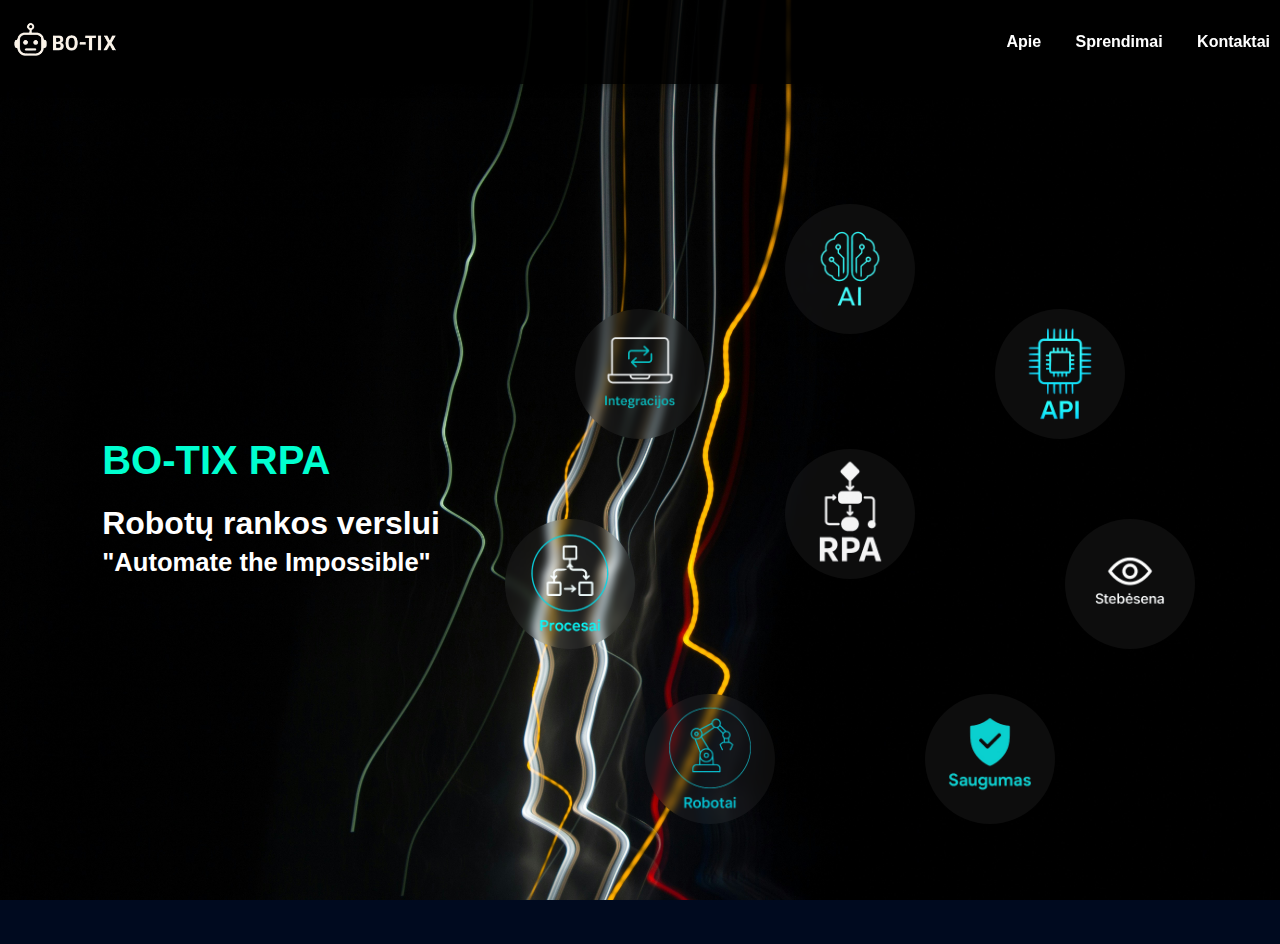
<file: index.html>
<!DOCTYPE html>
<html lang="lt">

<head>
  <meta charset="UTF-8">
  <meta name="viewport" content="width=device-width, initial-scale=1.0">
  <title>BO-TIX | RPA Valdymo Centras</title>
  <link rel="stylesheet" href="css/style-pagrindinis.css">
</head>

<body>
  <header>
    <a href="index.html">
      <img src="logo be fono.png" alt="BO-TIX logotipas" style="height: 40px;">
    </a>
    <nav>
      <a href="apie.html">Apie</a>
      <a href="sprendimai.html">Sprendimai</a>
      <a href="kontaktai.html">Kontaktai</a>
    </nav>
  </header>

  <div class="main-content">
    <div class="logo-wrapper">
      <div class="logo-container">
        <div class="logo-title">BO-TIX RPA</div>
        <h1>
          Robotų rankos verslui<br>
          <span style="font-size: 0.8em;">"Automate the Impossible"</span>
        </h1>
      </div>
    </div>

    <div class="menu-wrapper">
      <div class="menu-container">
        <div class="menu-circle ai" onclick="location.href='ai.html'">
          <img src="icons/ai.png" class="icon-static" />
          <img src="icons/ai.png" class="icon-animated" />
          <!-- <p>Dirbtinis Intelektas</p> -->
        </div>
        <div class="menu-circle api" onclick="location.href='api.html'">
          <img src="icons/api.png" class="icon-static" />
          <img src="icons/api.png" class="icon-animated" />
          <!-- <p>API</p> -->
        </div>

        <div class="menu-circle automation" onclick="location.href='rpa.html'">
          <img src="icons/rpa.png" class="icon-static" />
          <img src="icons/rpa.png" class="icon-animated" />
          <!-- <p>Automatizavimas</p> -->
        </div>

        <div class="menu-circle security" onclick="location.href='saugumas.html'">
          <img src="icons/saugumas.png" class="icon-static" />
          <img src="icons/saugumas.png" class="icon-animated" />
          <!-- <p>Saugumas</p> -->
        </div>

        <div class="menu-circle robotic" onclick="location.href='robotai.html'">
          <img src="icons/robotai.png" class="icon-static" />
          <img src="icons/robotai.png" class="icon-animated" />
          <!-- <p>Robotai</p> -->
        </div>

        <div class="menu-circle process" onclick="location.href='procesai.html'">
          <img src="icons/procesai.png" class="icon-static" />
          <img src="icons/procesai.png" class="icon-animated" />
          <!-- <p>Procesai</p> -->
        </div>

        <div class="menu-circle integration" onclick="location.href='integracijos.html'">
          <img src="icons/integracijos.png" class="icon-static" />
          <img src="icons/integracijos.png" class="icon-animated" />
          <!-- <p>Integracijos</p> -->
        </div>

        <div class="menu-circle monitoring" onclick="location.href='stebesena.html'">
          <img src="icons/stebesena.png" class="icon-static" />
          <img src="icons/stebesena.png" class="icon-animated" />
          <!-- <p>Stebėsena</p> -->
        </div>
      </div>
    </div>
</body>

</html>
</file>
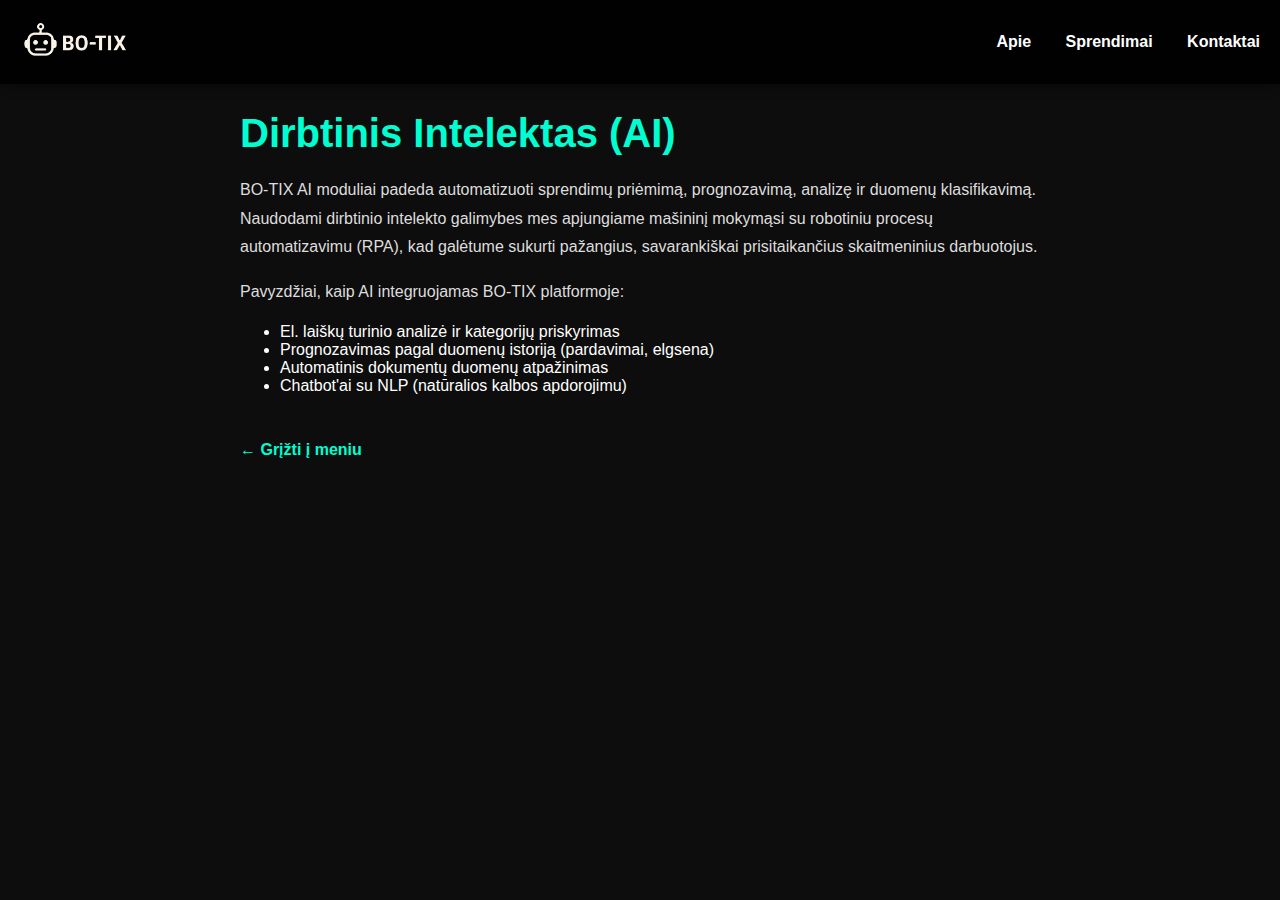
<file: Ai.html>
<!DOCTYPE html>
<html lang="lt">

<head>
  <meta charset="UTF-8" />
  <meta name="viewport" content="width=device-width, initial-scale=1.0" />
  <title>BO-TIX | Dirbtinis Intelektas</title>
  <link rel="stylesheet" href="css/style-ai.css">
</head>

<body>
  <header>
    <a href="index.html">
      <img src="logo be fono.png" alt="BO-TIX logotipas" style="height: 40px;">
    </a>
        <nav>
      <a href="#apie">Apie</a>
      <a href="#sprendimai">Sprendimai</a>
      <a href="#kontaktai">Kontaktai</a>
    </nav>
  </header>
  <div class="container">
    <h1>Dirbtinis Intelektas (AI)</h1>
    <p>
      BO-TIX AI moduliai padeda automatizuoti sprendimų priėmimą, prognozavimą, analizę ir duomenų klasifikavimą.
      Naudodami dirbtinio intelekto galimybes mes apjungiame mašininį mokymąsi su robotiniu procesų automatizavimu
      (RPA), kad
      galėtume sukurti pažangius, savarankiškai prisitaikančius skaitmeninius darbuotojus.
    </p>

    <p>
      Pavyzdžiai, kaip AI integruojamas BO-TIX platformoje:
    <ul>
      <li>El. laiškų turinio analizė ir kategorijų priskyrimas</li>
      <li>Prognozavimas pagal duomenų istoriją (pardavimai, elgsena)</li>
      <li>Automatinis dokumentų duomenų atpažinimas</li>
      <li>Chatbot'ai su NLP (natūralios kalbos apdorojimu)</li>
    </ul>
    </p>

    <a class="back" href="index.html">← Grįžti į meniu</a>
  </div>
</body>

</html>
</file>
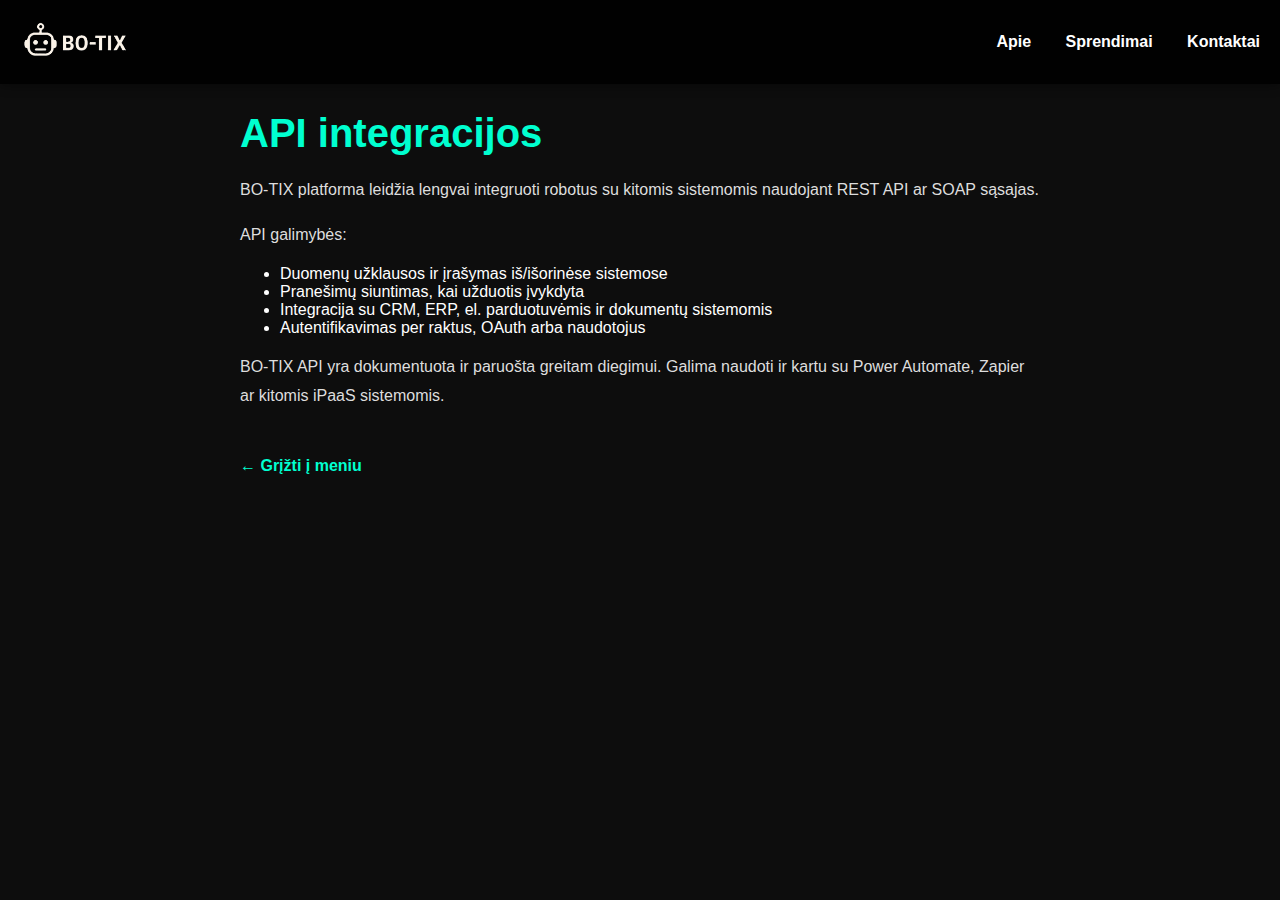
<file: api.html>
<!DOCTYPE html>
<html lang="lt">
<head>
  <meta charset="UTF-8">
  <meta name="viewport" content="width=device-width, initial-scale=1.0">
  <title>BO-TIX | API</title>
  <link rel="stylesheet" href="css/style-ai.css"> <!-- arba style-pagrindinis.css -->
</head>
<body>

  <header>
    <a href="index.html">
      <img src="logo be fono.png" alt="BO-TIX logotipas" style="height: 40px;">
    </a>
    <nav>
      <a href="#apie">Apie</a>
      <a href="#sprendimai">Sprendimai</a>
      <a href="#kontaktai">Kontaktai</a>
    </nav>
  </header>

  <div class="container">
    <h1>API integracijos</h1>

    <p>
      BO-TIX platforma leidžia lengvai integruoti robotus su kitomis sistemomis naudojant REST API ar SOAP sąsajas.
    </p>

    <p>
      API galimybės:
      <ul>
        <li>Duomenų užklausos ir įrašymas iš/išorinėse sistemose</li>
        <li>Pranešimų siuntimas, kai užduotis įvykdyta</li>
        <li>Integracija su CRM, ERP, el. parduotuvėmis ir dokumentų sistemomis</li>
        <li>Autentifikavimas per raktus, OAuth arba naudotojus</li>
      </ul>
    </p>

    <p>
      BO-TIX API yra dokumentuota ir paruošta greitam diegimui. Galima naudoti ir kartu su Power Automate, Zapier ar kitomis iPaaS sistemomis.
    </p>

    <a class="back" href="index.html">← Grįžti į meniu</a>
  </div>

</body>
</html>
</file>
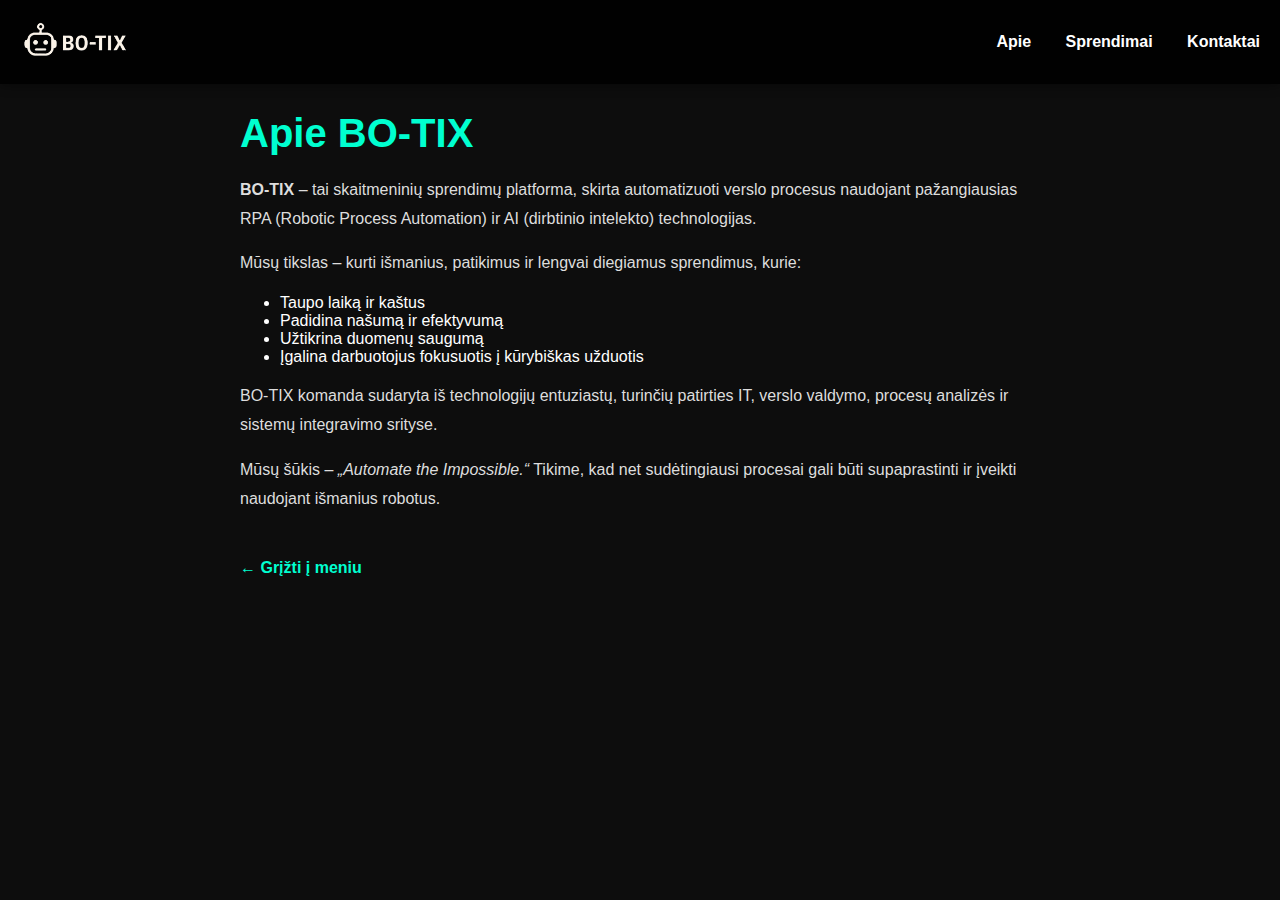
<file: apie.html>
<!DOCTYPE html>
<html lang="lt">
<head>
  <meta charset="UTF-8">
  <meta name="viewport" content="width=device-width, initial-scale=1.0">
  <title>BO-TIX | Apie mus</title>
  <link rel="stylesheet" href="css/style-ai.css"> <!-- arba style-pagrindinis.css -->
</head>
<body>

  <header>
    <a href="index.html">
      <img src="logo be fono.png" alt="BO-TIX logotipas" style="height: 40px;">
    </a>
    <nav>
      <a href="#apie">Apie</a>
      <a href="#sprendimai">Sprendimai</a>
      <a href="#kontaktai">Kontaktai</a>
    </nav>
  </header>

  <div class="container">
    <h1>Apie BO-TIX</h1>

    <p>
      <strong>BO-TIX</strong> – tai skaitmeninių sprendimų platforma, skirta automatizuoti verslo procesus naudojant pažangiausias RPA (Robotic Process Automation) ir AI (dirbtinio intelekto) technologijas.
    </p>

    <p>
      Mūsų tikslas – kurti išmanius, patikimus ir lengvai diegiamus sprendimus, kurie:
      <ul>
        <li>Taupo laiką ir kaštus</li>
        <li>Padidina našumą ir efektyvumą</li>
        <li>Užtikrina duomenų saugumą</li>
        <li>Įgalina darbuotojus fokusuotis į kūrybiškas užduotis</li>
      </ul>
    </p>

    <p>
      BO-TIX komanda sudaryta iš technologijų entuziastų, turinčių patirties IT, verslo valdymo, procesų analizės ir sistemų integravimo srityse.
    </p>

    <p>
      Mūsų šūkis – <em>„Automate the Impossible.“</em>  
      Tikime, kad net sudėtingiausi procesai gali būti supaprastinti ir įveikti naudojant išmanius robotus.
    </p>

    <a class="back" href="index.html">← Grįžti į meniu</a>
  </div>

</body>
</html>
</file>
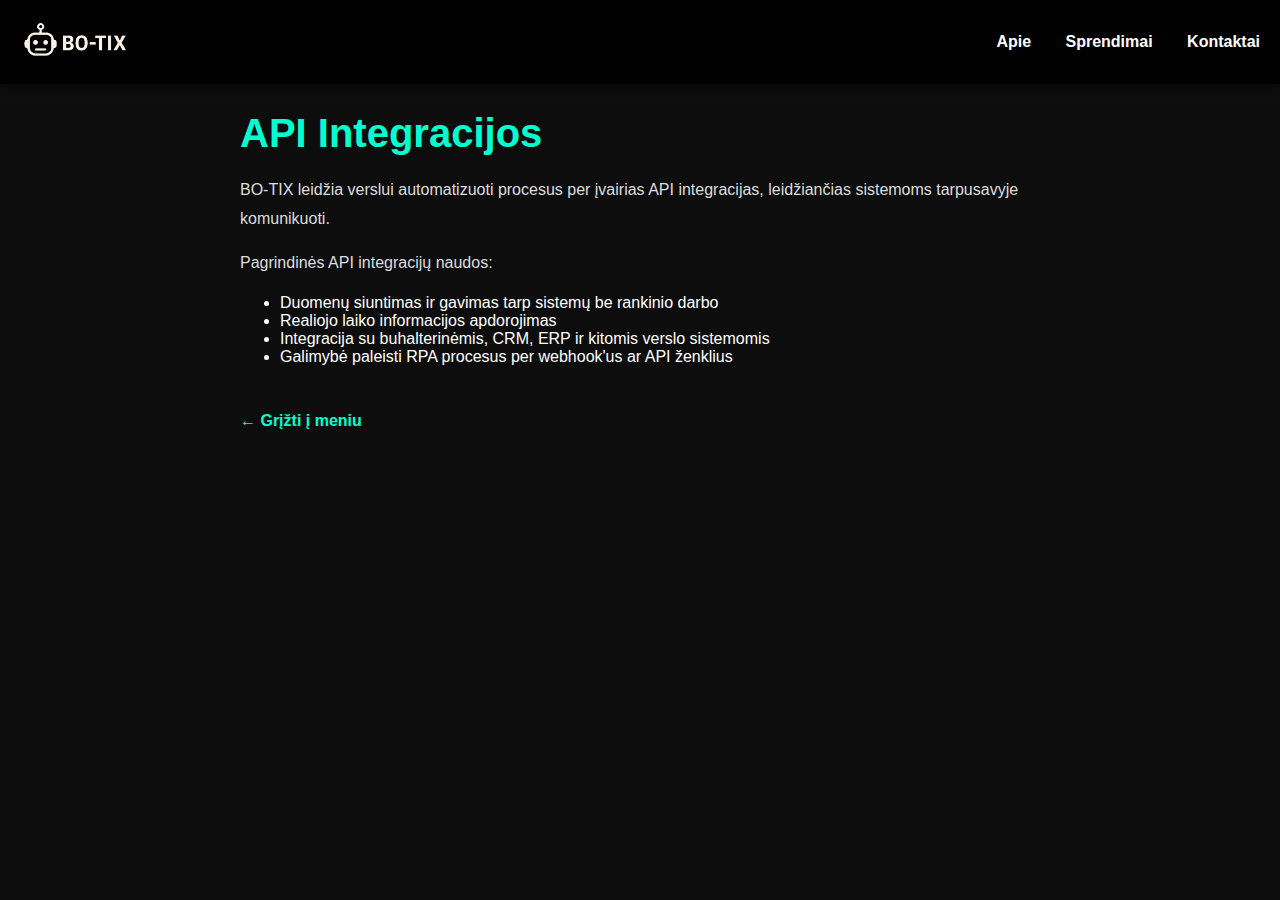
<file: integracijos.html>
<!DOCTYPE html>
<html lang="lt">

<head>
  <meta charset="UTF-8" />
  <meta name="viewport" content="width=device-width, initial-scale=1.0" />
  <title>BO-TIX | API</title>
  <link rel="stylesheet" href="css/style-ai.css"> <!-- Naudojamas tas pats stilius -->
</head>

<body>
  <header>
    <a href="index.html">
      <img src="logo be fono.png" alt="BO-TIX logotipas" style="height: 40px;">
    </a>
    <nav>
      <a href="#apie">Apie</a>
      <a href="#sprendimai">Sprendimai</a>
      <a href="#kontaktai">Kontaktai</a>
    </nav>
  </header>

  <div class="container">
    <h1>API Integracijos</h1>
    <p>
      BO-TIX leidžia verslui automatizuoti procesus per įvairias API integracijas, leidžiančias sistemoms tarpusavyje komunikuoti.
    </p>

    <p>Pagrindinės API integracijų naudos:</p>
    <ul>
      <li>Duomenų siuntimas ir gavimas tarp sistemų be rankinio darbo</li>
      <li>Realiojo laiko informacijos apdorojimas</li>
      <li>Integracija su buhalterinėmis, CRM, ERP ir kitomis verslo sistemomis</li>
      <li>Galimybė paleisti RPA procesus per webhook'us ar API ženklius</li>
    </ul>

    <a class="back" href="index.html">&larr; Grįžti į meniu</a>
  </div>
</body>

</html>
</file>
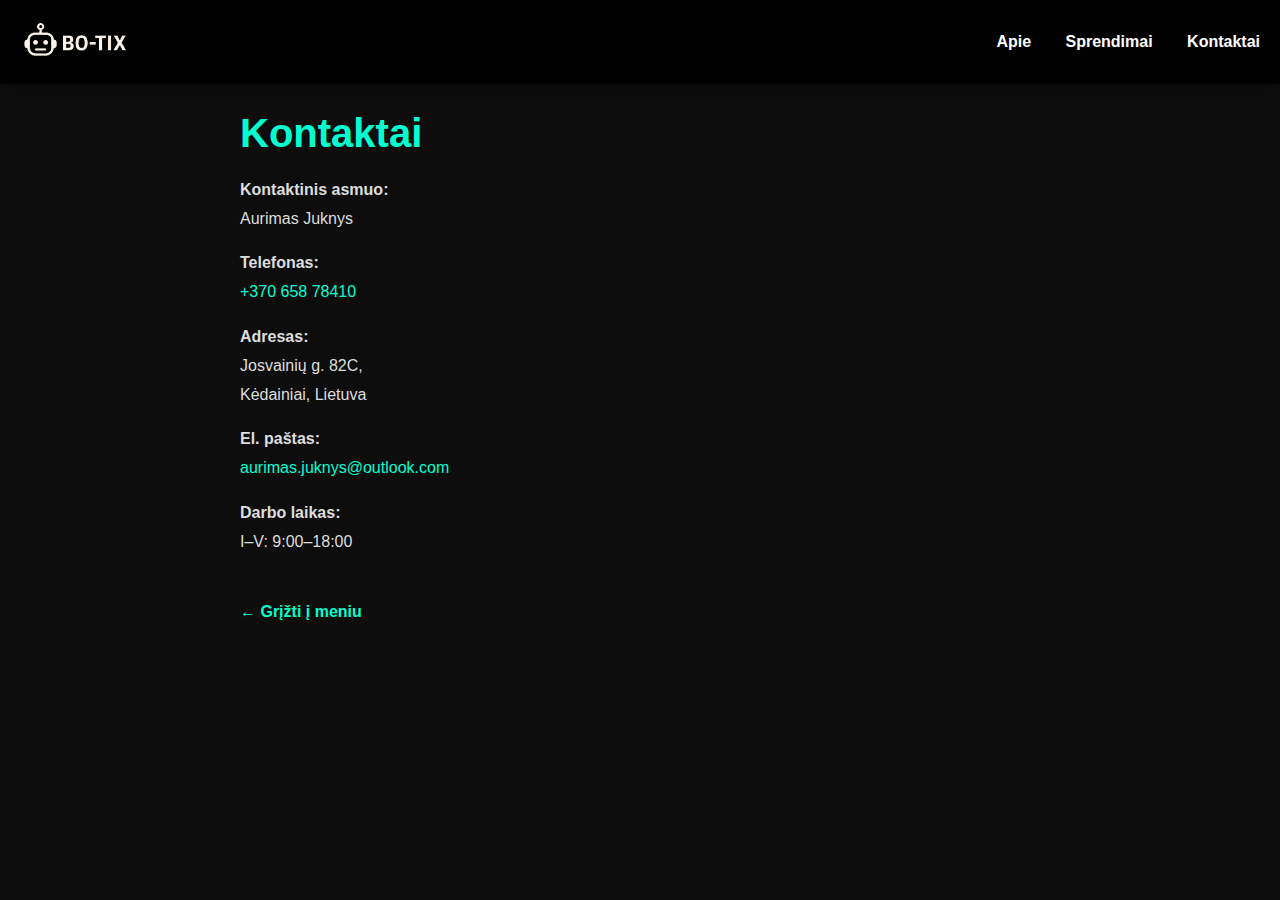
<file: kontaktai.html>
<!DOCTYPE html>
<html lang="lt">
<head>
  <meta charset="UTF-8">
  <meta name="viewport" content="width=device-width, initial-scale=1.0">
  <title>BO-TIX | Kontaktai</title>
  <link rel="stylesheet" href="css/style-ai.css"> <!-- arba style-pagrindinis.css -->
</head>
<body>

  <header>
    <a href="index.html">
      <img src="logo be fono.png" alt="BO-TIX logotipas" style="height: 40px;">
    </a>
    <nav>
      <a href="apie.html">Apie</a>
      <a href="sprendimai.html">Sprendimai</a>
      <a href="kontaktai.html">Kontaktai</a>
    </nav>
  </header>

  <div class="container">
    <h1>Kontaktai</h1>

    <p><strong>Kontaktinis asmuo:</strong><br>
    Aurimas Juknys</p>

    <p><strong>Telefonas:</strong><br>
    <a href="tel:+37065878410" style="color:#00ffd0; text-decoration:none;">+370 658 78410</a></p>

    <p><strong>Adresas:</strong><br>
    Josvainių g. 82C,<br>
    Kėdainiai, Lietuva</p>

    <p><strong>El. paštas:</strong><br>
    <a href="mailto:aurimas.juknys@outlook.com" style="color:#00ffd0; text-decoration:none;">aurimas.juknys@outlook.com</a></p>

    <p><strong>Darbo laikas:</strong><br>
    I–V: 9:00–18:00</p>

    <a class="back" href="index.html">← Grįžti į meniu</a>
  </div>

</body>
</html>
</file>
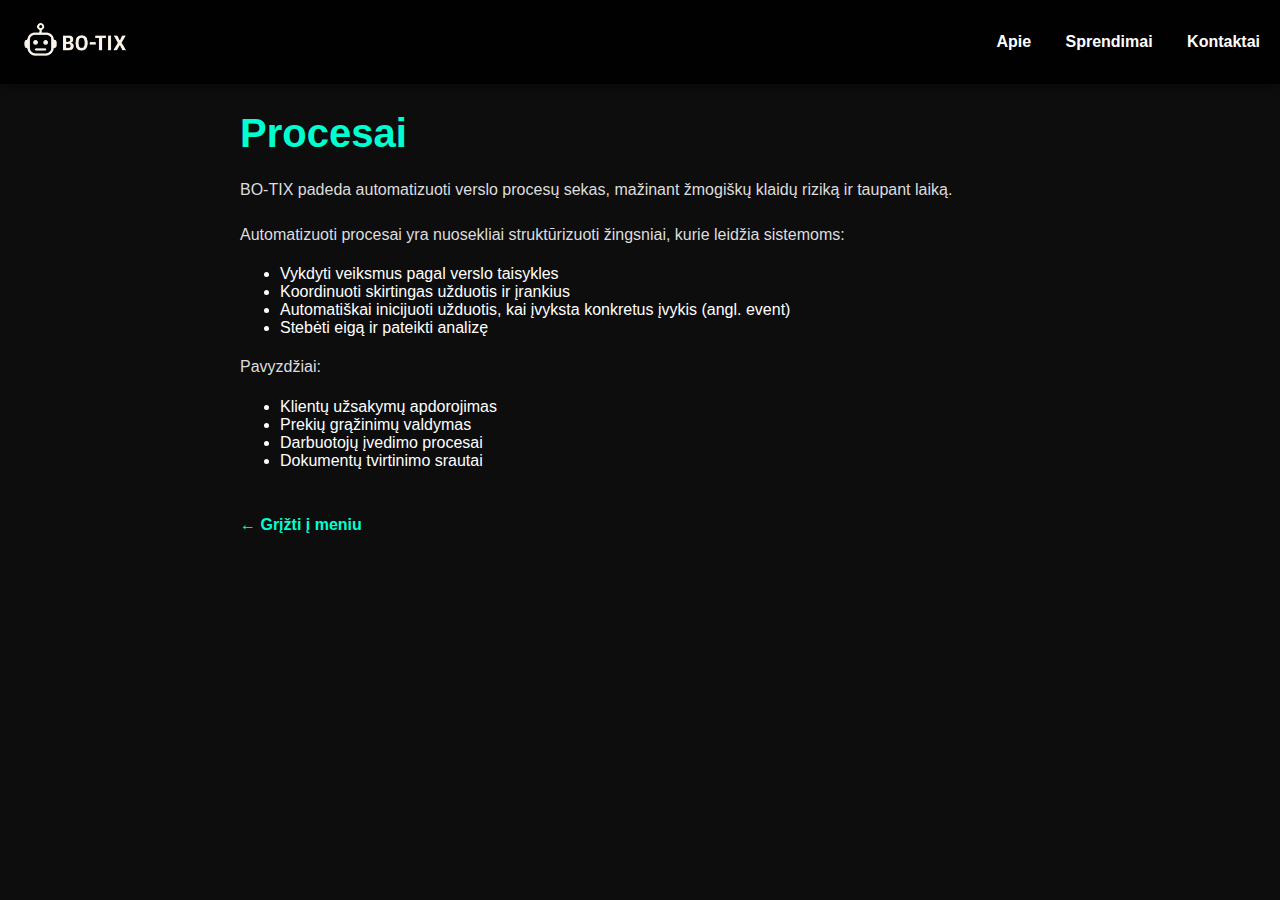
<file: procesai.html>
<!DOCTYPE html>
<html lang="lt">
<head>
  <meta charset="UTF-8">
  <meta name="viewport" content="width=device-width, initial-scale=1.0">
  <title>BO-TIX | Procesai</title>
  <link rel="stylesheet" href="css/style-ai.css"> <!-- arba style-pagrindinis.css jei vienas failas -->
</head>
<body>

  <header>
    <a href="index.html">
      <img src="logo be fono.png" alt="BO-TIX logotipas" style="height: 40px;">
    </a>
    <nav>
      <a href="#apie">Apie</a>
      <a href="#sprendimai">Sprendimai</a>
      <a href="#kontaktai">Kontaktai</a>
    </nav>
  </header>

  <div class="container">
    <h1>Procesai</h1>

    <p>
      BO-TIX padeda automatizuoti verslo procesų sekas, mažinant žmogiškų klaidų riziką ir taupant laiką.
    </p>

    <p>
      Automatizuoti procesai yra nuosekliai struktūrizuoti žingsniai, kurie leidžia sistemoms:
      <ul>
        <li>Vykdyti veiksmus pagal verslo taisykles</li>
        <li>Koordinuoti skirtingas užduotis ir įrankius</li>
        <li>Automatiškai inicijuoti užduotis, kai įvyksta konkretus įvykis (angl. event)</li>
        <li>Stebėti eigą ir pateikti analizę</li>
      </ul>
    </p>

    <p>
      Pavyzdžiai:
      <ul>
        <li>Klientų užsakymų apdorojimas</li>
        <li>Prekių grąžinimų valdymas</li>
        <li>Darbuotojų įvedimo procesai</li>
        <li>Dokumentų tvirtinimo srautai</li>
      </ul>
    </p>

    <a class="back" href="index.html">← Grįžti į meniu</a>
  </div>

</body>
</html>
</file>
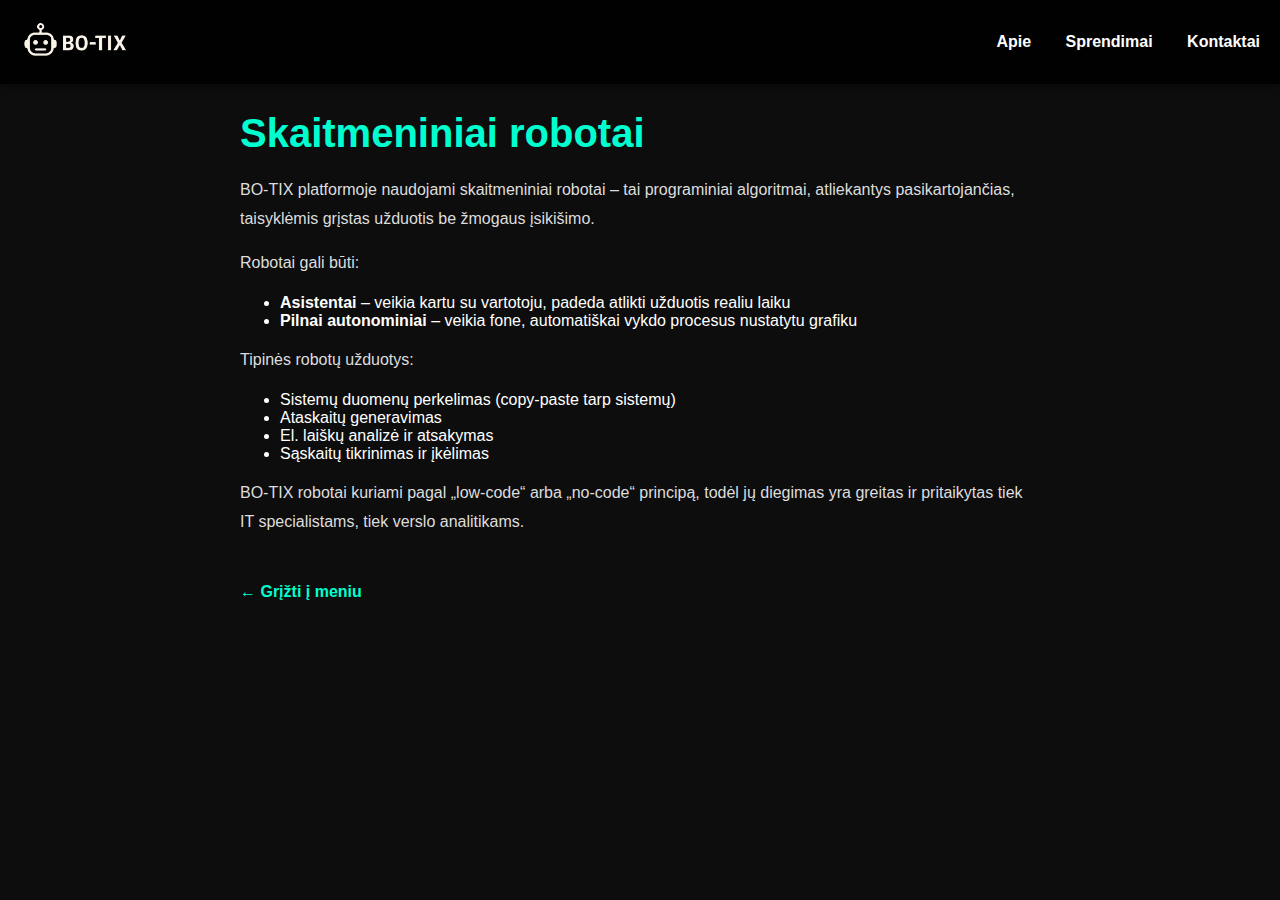
<file: robotai.html>
<!DOCTYPE html>
<html lang="lt">
<head>
  <meta charset="UTF-8">
  <meta name="viewport" content="width=device-width, initial-scale=1.0">
  <title>BO-TIX | Robotai</title>
  <link rel="stylesheet" href="css/style-ai.css"> <!-- ar style-pagrindinis.css -->
</head>
<body>

  <header>
    <a href="index.html">
      <img src="logo be fono.png" alt="BO-TIX logotipas" style="height: 40px;">
    </a>
    <nav>
      <a href="#apie">Apie</a>
      <a href="#sprendimai">Sprendimai</a>
      <a href="#kontaktai">Kontaktai</a>
    </nav>
  </header>

  <div class="container">
    <h1>Skaitmeniniai robotai</h1>

    <p>
      BO-TIX platformoje naudojami skaitmeniniai robotai – tai programiniai algoritmai, atliekantys pasikartojančias, taisyklėmis grįstas užduotis be žmogaus įsikišimo.
    </p>

    <p>
      Robotai gali būti:
      <ul>
        <li><strong>Asistentai</strong> – veikia kartu su vartotoju, padeda atlikti užduotis realiu laiku</li>
        <li><strong>Pilnai autonominiai</strong> – veikia fone, automatiškai vykdo procesus nustatytu grafiku</li>
      </ul>
    </p>

    <p>
      Tipinės robotų užduotys:
      <ul>
        <li>Sistemų duomenų perkelimas (copy-paste tarp sistemų)</li>
        <li>Ataskaitų generavimas</li>
        <li>El. laiškų analizė ir atsakymas</li>
        <li>Sąskaitų tikrinimas ir įkėlimas</li>
      </ul>
    </p>

    <p>
      BO-TIX robotai kuriami pagal „low-code“ arba „no-code“ principą, todėl jų diegimas yra greitas ir pritaikytas tiek IT specialistams, tiek verslo analitikams.
    </p>

    <a class="back" href="index.html">← Grįžti į meniu</a>
  </div>

</body>
</html>
</file>
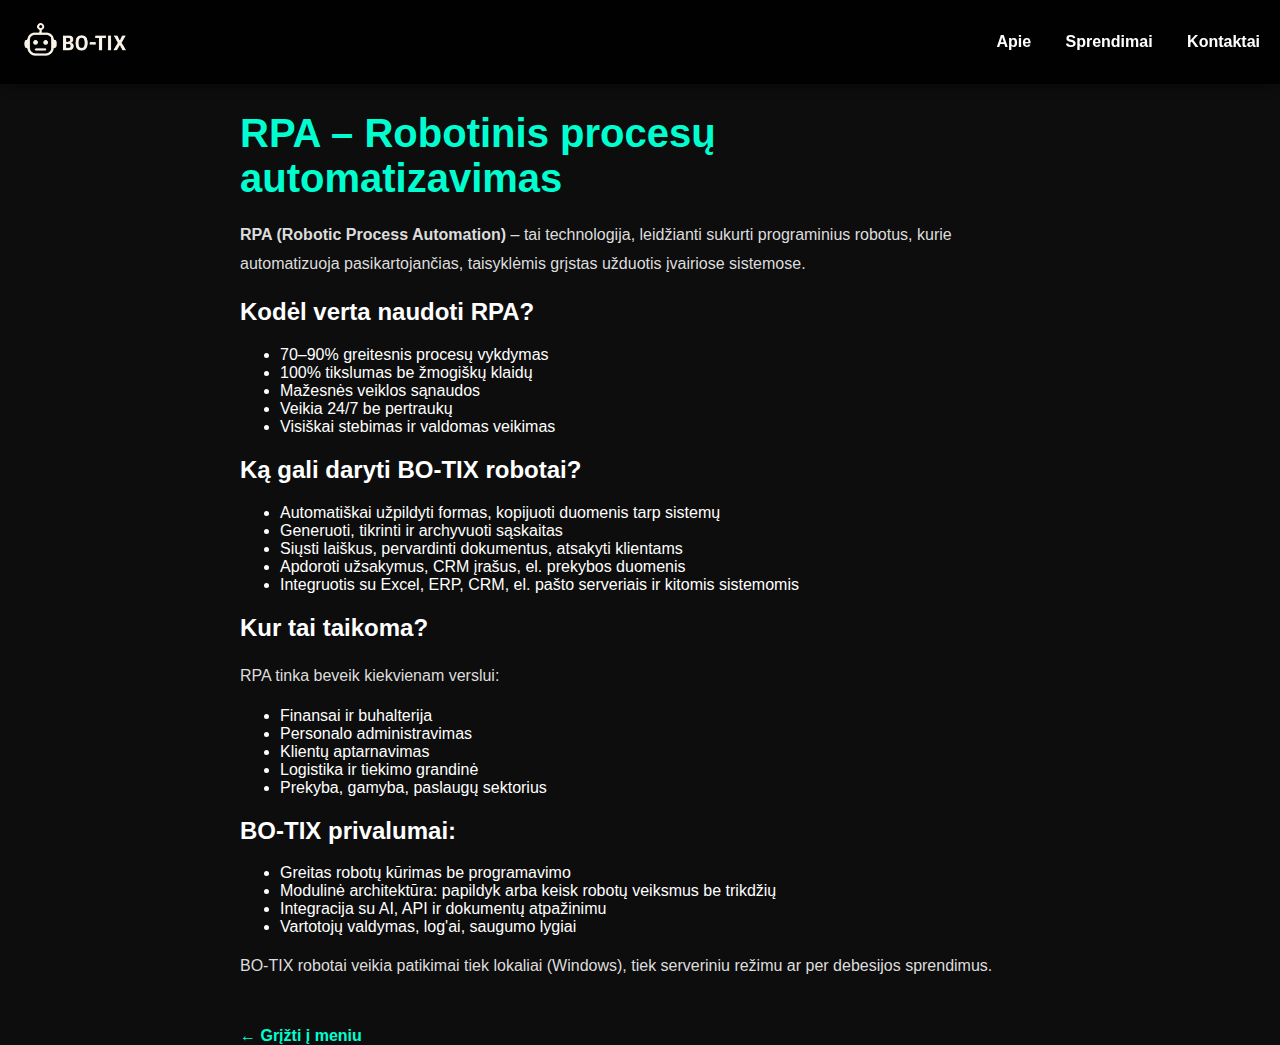
<file: rpa.html>
<!DOCTYPE html>
<html lang="lt">
<head>
  <meta charset="UTF-8">
  <meta name="viewport" content="width=device-width, initial-scale=1.0">
  <title>BO-TIX | RPA – Robotų Procesų Automatizavimas</title>
  <link rel="stylesheet" href="css/style-ai.css"> <!-- arba style-pagrindinis.css -->
</head>
<body>

  <header>
    <a href="index.html">
      <img src="logo be fono.png" alt="BO-TIX logotipas" style="height: 40px;">
    </a>
    <nav>
      <a href="apie.html">Apie</a>
      <a href="sprendimai.html">Sprendimai</a>
      <a href="kontaktai.html">Kontaktai</a>
    </nav>
  </header>

  <div class="container">
    <h1>RPA – Robotinis procesų automatizavimas</h1>

    <p>
      <strong>RPA (Robotic Process Automation)</strong> – tai technologija, leidžianti sukurti programinius robotus, kurie automatizuoja pasikartojančias, taisyklėmis grįstas užduotis įvairiose sistemose.
    </p>

    <h2>Kodėl verta naudoti RPA?</h2>
    <ul>
      <li>70–90% greitesnis procesų vykdymas</li>
      <li>100% tikslumas be žmogiškų klaidų</li>
      <li>Mažesnės veiklos sąnaudos</li>
      <li>Veikia 24/7 be pertraukų</li>
      <li>Visiškai stebimas ir valdomas veikimas</li>
    </ul>

    <h2>Ką gali daryti BO-TIX robotai?</h2>
    <ul>
      <li>Automatiškai užpildyti formas, kopijuoti duomenis tarp sistemų</li>
      <li>Generuoti, tikrinti ir archyvuoti sąskaitas</li>
      <li>Siųsti laiškus, pervardinti dokumentus, atsakyti klientams</li>
      <li>Apdoroti užsakymus, CRM įrašus, el. prekybos duomenis</li>
      <li>Integruotis su Excel, ERP, CRM, el. pašto serveriais ir kitomis sistemomis</li>
    </ul>

    <h2>Kur tai taikoma?</h2>
    <p>
      RPA tinka beveik kiekvienam verslui:
    </p>
    <ul>
      <li>Finansai ir buhalterija</li>
      <li>Personalo administravimas</li>
      <li>Klientų aptarnavimas</li>
      <li>Logistika ir tiekimo grandinė</li>
      <li>Prekyba, gamyba, paslaugų sektorius</li>
    </ul>

    <h2>BO-TIX privalumai:</h2>
    <ul>
      <li>Greitas robotų kūrimas be programavimo</li>
      <li>Modulinė architektūra: papildyk arba keisk robotų veiksmus be trikdžių</li>
      <li>Integracija su AI, API ir dokumentų atpažinimu</li>
      <li>Vartotojų valdymas, log'ai, saugumo lygiai</li>
    </ul>

    <p>
      BO-TIX robotai veikia patikimai tiek lokaliai (Windows), tiek serveriniu režimu ar per debesijos sprendimus.
    </p>

    <a class="back" href="index.html">← Grįžti į meniu</a>
  </div>

</body>
</html>
</file>
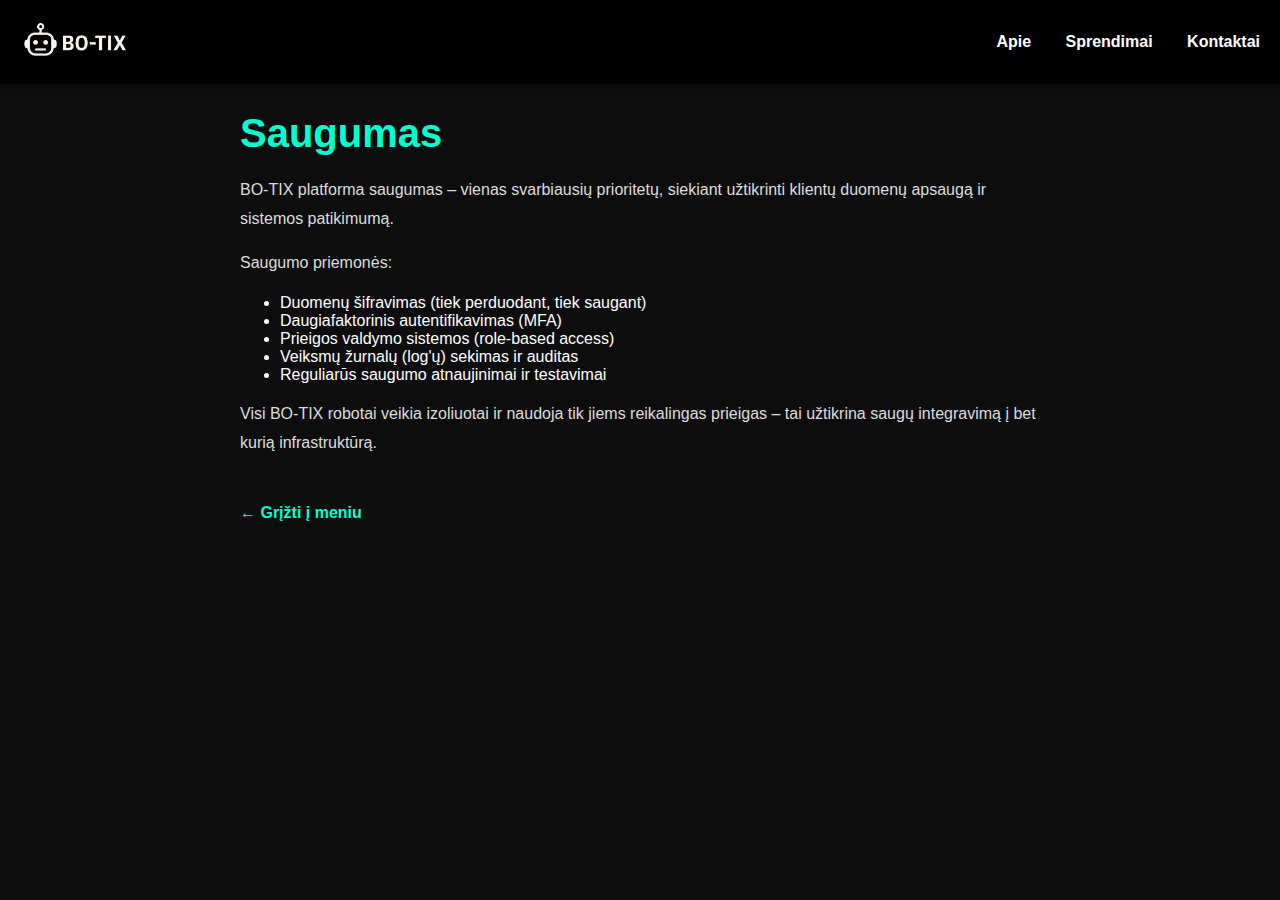
<file: saugumas.html>
<!DOCTYPE html>
<html lang="lt">
<head>
  <meta charset="UTF-8">
  <meta name="viewport" content="width=device-width, initial-scale=1.0">
  <title>BO-TIX | Saugumas</title>
  <link rel="stylesheet" href="css/style-ai.css"> <!-- arba style-pagrindinis.css -->
</head>
<body>

  <header>
    <a href="index.html">
      <img src="logo be fono.png" alt="BO-TIX logotipas" style="height: 40px;">
    </a>
    <nav>
      <a href="#apie">Apie</a>
      <a href="#sprendimai">Sprendimai</a>
      <a href="#kontaktai">Kontaktai</a>
    </nav>
  </header>

  <div class="container">
    <h1>Saugumas</h1>

    <p>
      BO-TIX platforma saugumas – vienas svarbiausių prioritetų, siekiant užtikrinti klientų duomenų apsaugą ir sistemos patikimumą.
    </p>

    <p>
      Saugumo priemonės:
      <ul>
        <li>Duomenų šifravimas (tiek perduodant, tiek saugant)</li>
        <li>Daugiafaktorinis autentifikavimas (MFA)</li>
        <li>Prieigos valdymo sistemos (role-based access)</li>
        <li>Veiksmų žurnalų (log'ų) sekimas ir auditas</li>
        <li>Reguliarūs saugumo atnaujinimai ir testavimai</li>
      </ul>
    </p>

    <p>
      Visi BO-TIX robotai veikia izoliuotai ir naudoja tik jiems reikalingas prieigas – tai užtikrina saugų integravimą į bet kurią infrastruktūrą.
    </p>

    <a class="back" href="index.html">← Grįžti į meniu</a>
  </div>

</body>
</html>
</file>
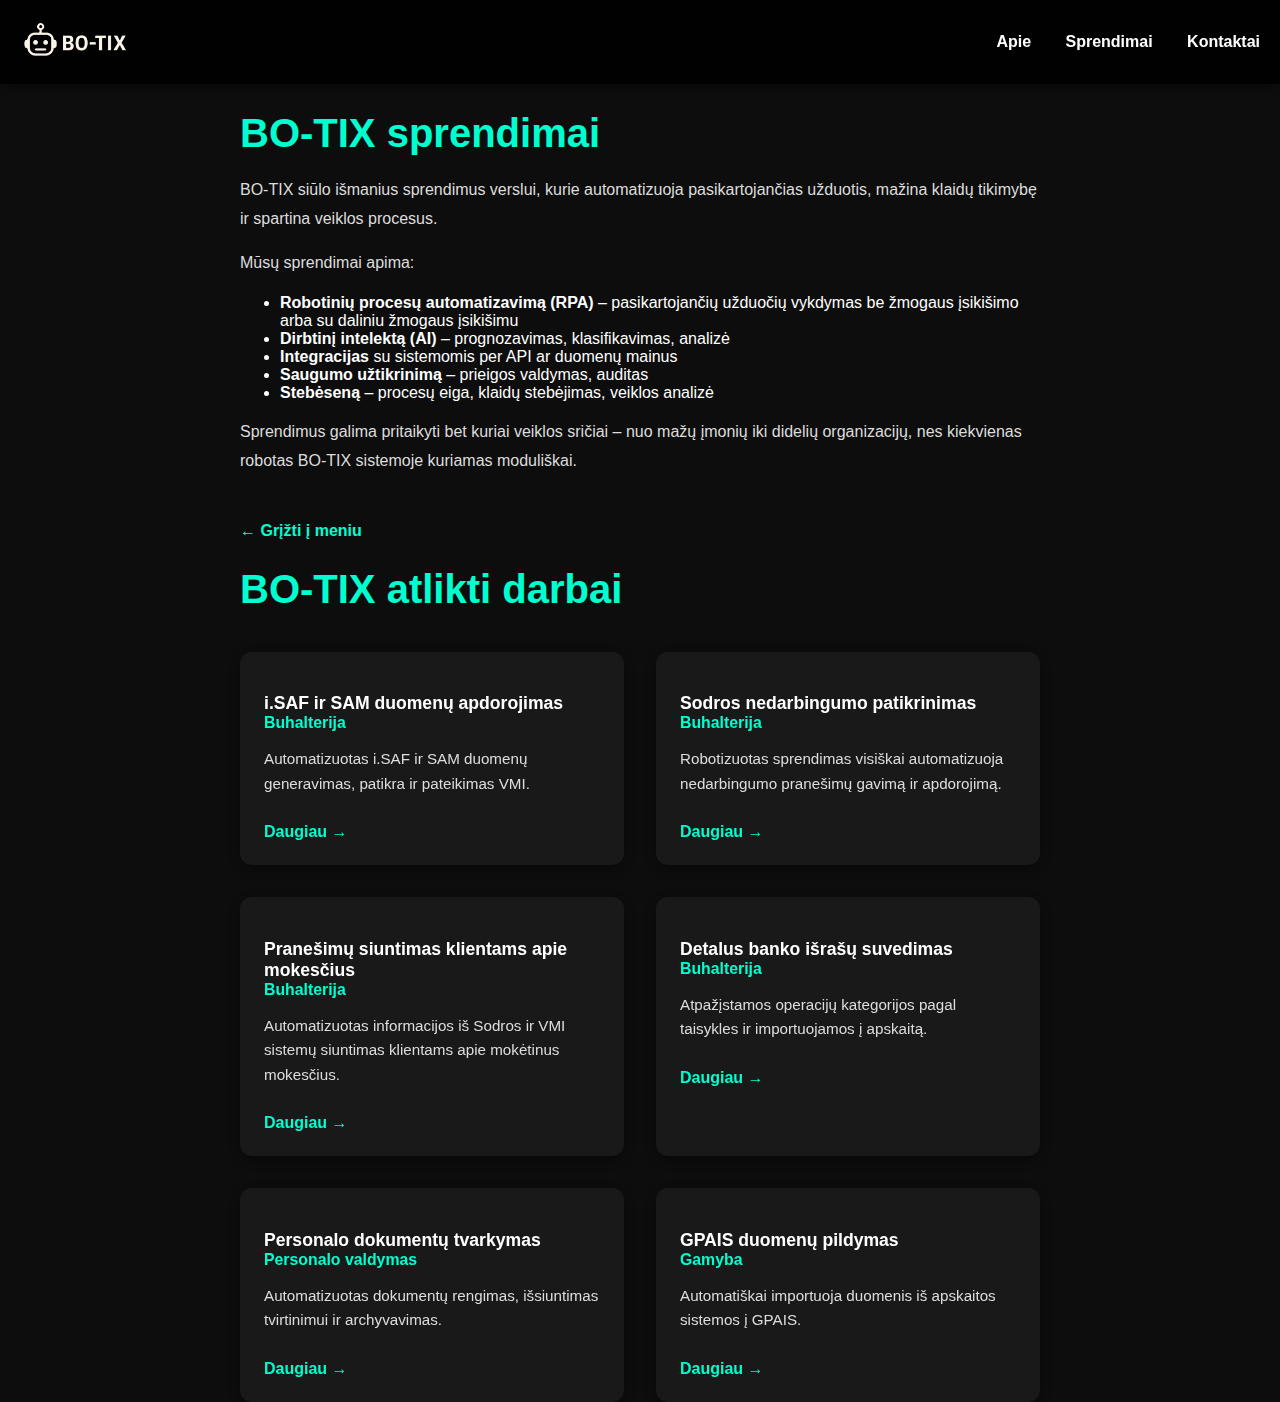
<file: sprendimai.html>
<!DOCTYPE html>
<html lang="lt">

<head>
  <meta charset="UTF-8">
  <meta name="viewport" content="width=device-width, initial-scale=1.0">
  <title>BO-TIX | Sprendimai</title>
  <link rel="stylesheet" href="css/style-ai.css"> <!-- arba style-pagrindinis.css -->
</head>

<body>

  <header>
    <a href="index.html">
      <img src="logo be fono.png" alt="BO-TIX logotipas" style="height: 40px;">
    </a>
    <nav>
      <a href="apie.html">Apie</a>
      <a href="sprendimai.html">Sprendimai</a>
      <a href="kontaktai.html">Kontaktai</a>
    </nav>
  </header>

  <div class="container">
    <h1>BO-TIX sprendimai</h1>

    <p>
      BO-TIX siūlo išmanius sprendimus verslui, kurie automatizuoja pasikartojančias užduotis, mažina klaidų tikimybę ir
      spartina veiklos procesus.
    </p>

    <p>
      Mūsų sprendimai apima:
    <ul>
      <li><strong>Robotinių procesų automatizavimą (RPA)</strong> – pasikartojančių užduočių vykdymas be žmogaus
        įsikišimo arba su daliniu žmogaus įsikišimu</li>
      <li><strong>Dirbtinį intelektą (AI)</strong> – prognozavimas, klasifikavimas, analizė</li>
      <li><strong>Integracijas</strong> su sistemomis per API ar duomenų mainus</li>
      <li><strong>Saugumo užtikrinimą</strong> – prieigos valdymas, auditas</li>
      <li><strong>Stebėseną</strong> – procesų eiga, klaidų stebėjimas, veiklos analizė</li>
    </ul>
    </p>

    <p>
      Sprendimus galima pritaikyti bet kuriai veiklos sričiai – nuo mažų įmonių iki didelių organizacijų, nes kiekvienas
      robotas BO-TIX sistemoje kuriamas moduliškai.
    </p>

    <a class="back" href="index.html">← Grįžti į meniu</a>
  </div>
  <div class="container">
    <h1>BO-TIX atlikti darbai</h1>
    <!-- <p>RPA robotai sprendžia šiuos procesus:</p> -->

    <div class="solutions-grid">

      <div class="solution-card">
        <h3>i.SAF ir SAM duomenų apdorojimas<br><span>Buhalterija</span></h3>
        <p>Automatizuotas i.SAF ir SAM duomenų generavimas, patikra ir pateikimas VMI.</p>
        <a onclick="openModal('modal1')">Daugiau →</a>
      </div>
      <!-- Modal -->
      <div id="modal1" class="modal">
        <span class="modal-close" onclick="closeModal('modal1')">✖</span>
        <h2>i.SAF ir SAM duomenų apdorojimas</h2>
        <p>
          Šis sprendimas automatiškai generuoja i.SAF ir SAM ataskaitas pagal buhalterinius duomenis,
          atlieka jų validaciją ir pateikia į VMI sistemą. Užtikrina tikslumą, atitiktį teisės aktams ir taupo apskaitos
          specialistų laiką. </p>
      </div>

      <div class="solution-card">
        <h3>Sodros nedarbingumo patikrinimas<br><span>Buhalterija</span></h3>
        <p>Robotizuotas sprendimas visiškai automatizuoja nedarbingumo pranešimų gavimą ir apdorojimą.</p>
        <a onclick="openModal('modal2')">Daugiau →</a>
      </div>
      <!-- Modal -->
      <div id="modal2" class="modal">
        <span class="modal-close" onclick="closeModal('modal2')">✖</span>
        <h2>Sodros nedarbingumo patikrinimas</h2>
        <p>
          Sistema automatiškai prisijungia prie Sodros, patikrina nedarbingumo pažymas ir importuoja jas į personalo
          apskaitos sistemą.
          Sumažina žmogiškųjų klaidų tikimybę ir taupo laiką.
        </p>
      </div>
      <!-- Modal -->
      <div id="modal2" class="modal">
        <span class="modal-close" onclick="closeModal('modal2')">✖</span>
        <h2>Sodros nedarbingumo patikrinimas</h2>
        <p>
          Sistema automatiškai prisijungia prie Sodros, patikrina nedarbingumo pažymas ir importuoja jas į personalo
          apskaitos sistemą.
          Sumažina žmogiškųjų klaidų tikimybę ir taupo laiką.
        </p>
      </div>

      <div class="solution-card">
        <h3>Pranešimų siuntimas klientams apie mokesčius<br><span>Buhalterija</span></h3>
        <p>Automatizuotas informacijos iš Sodros ir VMI sistemų siuntimas klientams apie mokėtinus mokesčius.</p>
        <a onclick="openModal('modal3')">Daugiau →</a>
      </div>
      <!-- Modal -->
      <div id="modal3" class="modal">
        <span class="modal-close" onclick="closeModal('modal3')">✖</span>
        <h2>Sodros nedarbingumo patikrinimas</h2>
        <p>
          Sistema automatiškai prisijungia prie Sodros, patikrina nedarbingumo pažymas ir importuoja jas į personalo
          apskaitos sistemą.
          Sumažina žmogiškųjų klaidų tikimybę ir taupo laiką.
        </p>
      </div>

      <div class="solution-card">
        <h3>Detalus banko išrašų suvedimas<br><span>Buhalterija</span></h3>
        <p>Atpažįstamos operacijų kategorijos pagal taisykles ir importuojamos į apskaitą.</p>
        <a onclick="openModal('modal4')">Daugiau →</a>
      </div>
      <!-- Modal -->
      <div id="modal4" class="modal">
        <span class="modal-close" onclick="closeModal('modal4')">✖</span>
        <h2>Sodros nedarbingumo patikrinimas</h2>
        <p>
          Sistema automatiškai prisijungia prie Sodros, patikrina nedarbingumo pažymas ir importuoja jas į personalo
          apskaitos sistemą.
          Sumažina žmogiškųjų klaidų tikimybę ir taupo laiką.
        </p>
      </div>

      <div class="solution-card">
        <h3>Personalo dokumentų tvarkymas<br><span>Personalo valdymas</span></h3>
        <p>Automatizuotas dokumentų rengimas, išsiuntimas tvirtinimui ir archyvavimas.</p>
        <a onclick="openModal('modal5')">Daugiau →</a>
      </div>
      <!-- Modal -->
      <div id="modal5" class="modal">
        <span class="modal-close" onclick="closeModal('modal5')">✖</span>
        <h2>Sodros nedarbingumo patikrinimas</h2>
        <p>
          Sistema automatiškai prisijungia prie Sodros, patikrina nedarbingumo pažymas ir importuoja jas į personalo
          apskaitos sistemą.
          Sumažina žmogiškųjų klaidų tikimybę ir taupo laiką.
        </p>
      </div>

      <div class="solution-card">
        <h3>GPAIS duomenų pildymas<br><span>Gamyba</span></h3>
        <p>Automatiškai importuoja duomenis iš apskaitos sistemos į GPAIS.</p>
        <a onclick="openModal('modal6')">Daugiau →</a>
      </div>
      <!-- Modal -->
      <div id="modal6" class="modal">
        <span class="modal-close" onclick="closeModal('modal6')">✖</span>
        <h2>Sodros nedarbingumo patikrinimas</h2>
        <p>
          Sistema automatiškai prisijungia prie Sodros, patikrina nedarbingumo pažymas ir importuoja jas į personalo
          apskaitos sistemą.
          Sumažina žmogiškųjų klaidų tikimybę ir taupo laiką.
        </p>
      </div>

    </div>
  </div>

  <div class="modal-overlay" id="overlay" onclick="closeAllModals()"></div>

  <script>
    function openModal(id) {
      document.getElementById(id).style.display = 'block';
      document.getElementById('overlay').style.display = 'block';
    }

    function closeModal(id) {
      document.getElementById(id).style.display = 'none';
      document.getElementById('overlay').style.display = 'none';
    }

    function closeAllModals() {
      const modals = document.querySelectorAll('.modal');
      modals.forEach(m => m.style.display = 'none');
      document.getElementById('overlay').style.display = 'none';
    }
  </script>
</body>

</html>
</file>
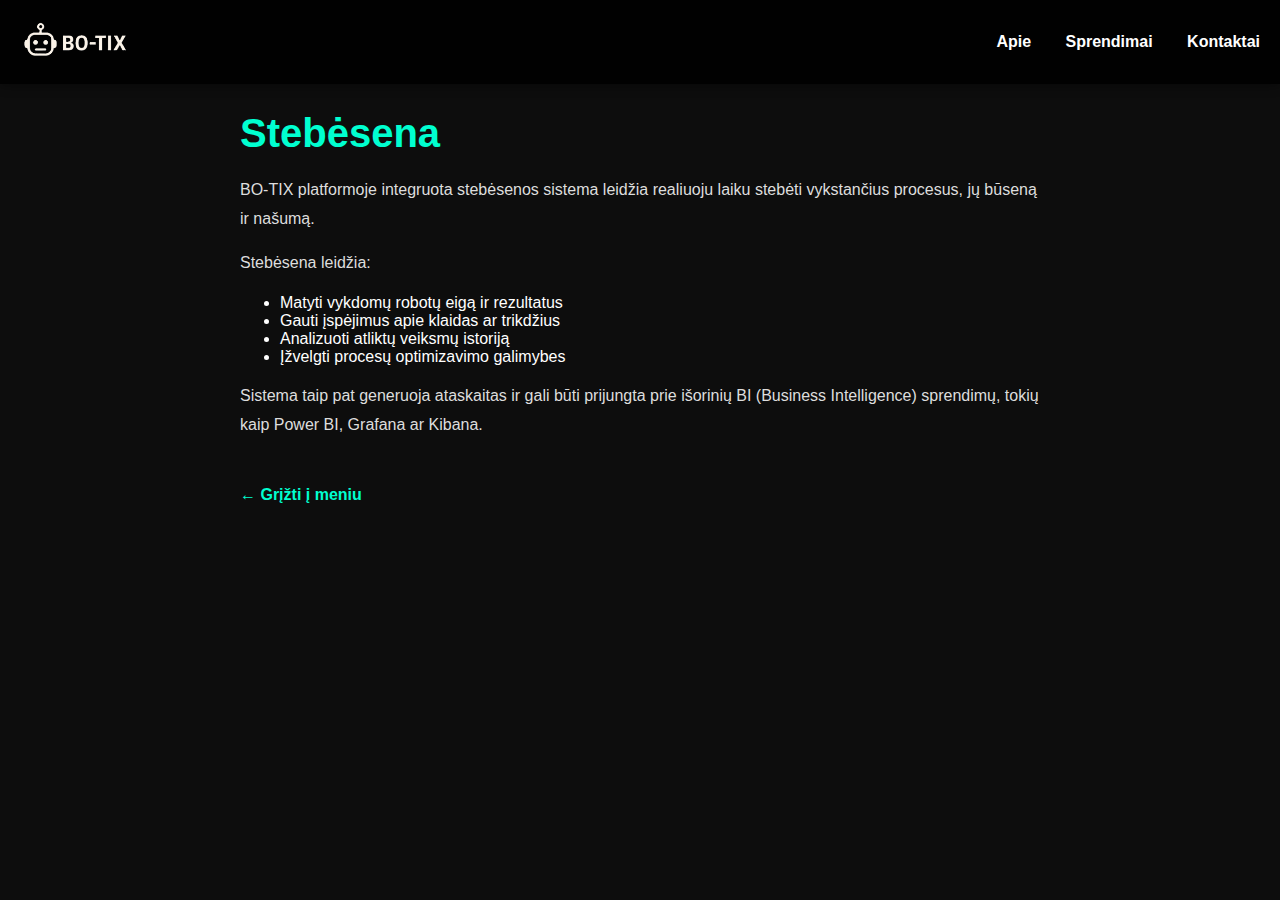
<file: stebesena.html>
<!DOCTYPE html>
<html lang="lt">
<head>
  <meta charset="UTF-8">
  <meta name="viewport" content="width=device-width, initial-scale=1.0">
  <title>BO-TIX | Stebėsena</title>
  <link rel="stylesheet" href="css/style-ai.css"> <!-- arba style-pagrindinis.css -->
</head>
<body>

  <header>
    <a href="index.html">
      <img src="logo be fono.png" alt="BO-TIX logotipas" style="height: 40px;">
    </a>
    <nav>
      <a href="#apie">Apie</a>
      <a href="#sprendimai">Sprendimai</a>
      <a href="#kontaktai">Kontaktai</a>
    </nav>
  </header>

  <div class="container">
    <h1>Stebėsena</h1>

    <p>
      BO-TIX platformoje integruota stebėsenos sistema leidžia realiuoju laiku stebėti vykstančius procesus, jų būseną ir našumą.
    </p>

    <p>
      Stebėsena leidžia:
      <ul>
        <li>Matyti vykdomų robotų eigą ir rezultatus</li>
        <li>Gauti įspėjimus apie klaidas ar trikdžius</li>
        <li>Analizuoti atliktų veiksmų istoriją</li>
        <li>Įžvelgti procesų optimizavimo galimybes</li>
      </ul>
    </p>

    <p>
      Sistema taip pat generuoja ataskaitas ir gali būti prijungta prie išorinių BI (Business Intelligence) sprendimų, tokių kaip Power BI, Grafana ar Kibana.
    </p>

    <a class="back" href="index.html">← Grįžti į meniu</a>
  </div>

</body>
</html>
</file>
<file: css/style-pagrindinis.css>
body {
  margin: 0;
  background-image: url(../backgrounds/background5.jpg);
  background-repeat: no-repeat;
  background-size: cover;
  background-position: center;
  background-attachment: fixed;
  background-color: #000a1f;
  font-family: 'Segoe UI', sans-serif;
  overflow-x: hidden;
  color: #ffffff;
}
header {
  position: sticky;
  top: 0;
  z-index: 1000;
  background-color: rgba(0, 0, 0, 0.85);
  padding: 20px 10px;
  display: flex;
  justify-content: space-between;
  align-items: center;
  box-shadow: 0 2px 10px rgba(0, 0, 0, 0.4);
}

header .logo-text {
  font-size: 1.8em;
  font-weight: bold;
  color: #00ffd0;
}
header nav a {
  margin-left: 30px;
  color: #ffffff;
  text-decoration: none;
  font-weight: bold;
  transition: color 0.3s;
}

header nav a:hover {
  color: #00ffd0;
}
/* h1 {
  text-align: center;
  font-size: 2em;
  margin-top: 20px;
  color: #00ffd0;
} */
.main-content {
  display: flex;
  flex-direction: row;
  justify-content: space-between;
  align-items: center;
  flex-wrap: wrap;
  padding: 40px;
  gap: 40px;
  box-sizing: border-box;
}

/* Dideliems ekranams (default) */
.logo-wrapper {
  flex: 1 1 300px;
  display: flex;
  flex-direction: column;
  justify-content: center;
  align-items: flex-end;
  max-width: 400px;
}

.logo-container {
  text-align: left;
}

.logo-title {
  font-size: 2.5em;
  font-weight: bold;
  color: #00ffd0;
  margin-top: 10px;
  text-align: left;
}

@media (max-width: 768px) {
  .main-content {
    flex-direction: column;
    align-items: center;
    justify-content: center;
    padding: 20px;
    gap: 20px;
    text-align: center;
  }

  .logo-wrapper {
    width: 100%;
    display: flex;
    justify-content: center;
    align-items: center;
  }

  .logo-container {
    max-width: 100%;
    margin: 0 auto;
    text-align: center;
  }

  .logo-title {
    font-size: 2em;
    text-align: center;
  }
}
.menu-wrapper {
  display: flex;
  justify-content: flex-end;
  max-width: 100%;
  padding: 40px 40px 40px 20px;
  box-sizing: border-box;
  flex-wrap: wrap;
}

.menu-container {
  position: relative;
  width: 100%;
  max-width: 700px;
  aspect-ratio: 1 / 1;
  min-height: 700px; /* <-- Pridedame aiškų aukštį */
  /* background-color: rgba(241, 230, 230, 0.623); */
  /* background-color: rgba(241, 230, 230, 0.05); testavimui*/
  margin: 0;
}

.menu-circle {
  width: 18vw;
  max-width: 130px;
  min-width: 80px;
  height: auto;
  aspect-ratio: 1 / 1;
  border-radius: 50%;
  background: rgba(255, 255, 255, 0.05);
  backdrop-filter: blur(4px);
  position: absolute;
  display: flex;
  align-items: center;
  justify-content: center;
  flex-direction: column;
  text-align: center;
  cursor: pointer;
  transition: transform 0.3s;
}

.menu-circle img {
  width: 120px;
  height: 120px;
  border-radius: 50%;
}

.menu-circle p {
  margin-top: 0px;
  font-size: 0.9em;
  color: #00ffd0;
}

.menu-circle .icon-animated {
  display: none;
}

.menu-circle:hover .icon-static {
  display: none;
}

.menu-circle:hover .icon-animated {
  display: block;
}

/* Rutuliukų pozicijos ratu */
.ai          { top: 15%;  left: 50%; transform: translate(-50%, -50%); }
.api         { top: 30%;  left: 80%; transform: translate(-50%, -50%); }
.automation  { top: 50%;  left: 50%; transform: translate(-50%, -50%); }
.security    { top: 85%;  left: 70%; transform: translate(-50%, -50%); }
.robotic     { top: 85%;  left: 30%; transform: translate(-50%, -50%); }
.process     { top: 60%;  left: 10%; transform: translate(-50%, -50%); }
.integration { top: 30%;  left: 20%; transform: translate(-50%, -50%); }
.monitoring  { top: 60%;  left: 90%; transform: translate(-50%, -50%); }

/* Unikalūs hover efektai */
.ai:hover          { transform: translate(-50%, -70%); }
.api:hover         { transform: translate(-40%, -70%) scale(1.1); }
.automation:hover  { transform: translate(-50%, -50%) scale(2); }
.security:hover    { transform: translate(-30%, -30%) scale(1.1); }
.robotic:hover     { transform: translate(-70%, -30%) scale(1.1); }
.process:hover     { transform: translate(-70%, -50%) scale(1.1); }
.integration:hover { transform: translate(-60%, -70%) scale(1.1); }
.monitoring:hover  { transform: translate(-30%, -50%) scale(1.1); }

@media (max-width: 768px) {
  .menu-wrapper {
    justify-content: center;
    padding: 20px;
  }

  .menu-container {
    position: static;
    width: 100%;
    height: auto;
    display: flex;
    flex-wrap: wrap;
    gap: 16px;
    justify-content: center;
    align-items: center;
    margin: 0 auto;
    background-color: transparent;
  }

  .menu-circle {
    position: static;
    transform: none !important;
  }

  .menu-circle p {
    font-size: 0.8em;
  }
}
</file>
<file: css/style-ai.css>
header {
    position: sticky;
    top: 0;
    z-index: 1000;
    background-color: rgba(0, 0, 0, 0.85);
    padding: 20px 20px;
    display: flex;
    justify-content: space-between;
    align-items: center;
    box-shadow: 0 2px 10px rgba(0, 0, 0, 0.4);
  }
  
  header .logo-text {
    font-size: 1.8em;
    font-weight: bold;
    color: #00ffd0;
  }
  header nav a {
    margin-left: 30px;
    color: #ffffff;
    text-decoration: none;
    font-weight: bold;
    transition: color 0.3s;
  }
  
  header nav a:hover {
    color: #00ffd0;
  }

body {
    margin: 0;
    padding: 0px 0px;
    font-family: 'Segoe UI', sans-serif;
    background-color: #0d0d0d;
    color: #ffffff;
  }

  .container {
    max-width: 800px;
    margin: auto;
  }

  h1 {
    font-size: 2.5em;
    color: #00ffd0;
    margin-bottom: 20px;
  }

  p {
    line-height: 1.8;
    color: #dddddd;
  }

  a.back {
    display: inline-block;
    margin-top: 30px;
    color: #00ffd0;
    text-decoration: none;
    font-weight: bold;
  }

  a.back:hover {
    text-decoration: underline;
  }

  @media (max-width: 768px) {
    body {
      padding: 20px 16px;
    }
    h1 {
      font-size: 2em;
    }
  }
  .solutions-grid {
    display: grid;
    grid-template-columns: repeat(auto-fit, minmax(300px, 1fr));
    gap: 32px;
    margin-top: 40px;
  }
  
  .solution-card {
    background-color: rgba(255, 255, 255, 0.05);
    backdrop-filter: blur(3px);
    padding: 24px;
    border-radius: 12px;
    box-shadow: 0 4px 12px rgba(0,0,0,0.3);
    transition: transform 0.2s ease;
  }
  
  .solution-card:hover {
    transform: translateY(-6px);
  }
  
  .solution-card h3 {
    font-size: 1.1em;
    margin-bottom: 10px;
    color: #ffffff;
  }
  
  .solution-card h3 span {
    display: block;
    font-size: 0.9em;
    color: #00ffd0;
  }
  
  .solution-card p {
    font-size: 0.95em;
    color: #dddddd;
    line-height: 1.6;
  }
  
  .solution-card a {
    margin-top: 12px;
    display: inline-block;
    color: #00ffd0;
    font-weight: bold;
    text-decoration: none;
  }
  
  .solution-card a:hover {
    text-decoration: underline;
    cursor: pointer;
  }
  .modal {
    display: none;
    position: fixed;
    top: 50%;
    left: 50%;
    transform: translate(-50%, -50%);
    background-color: rgba(0, 0, 0, 0.95);
    color: #fff;
    padding: 30px;
    border-radius: 10px;
    z-index: 2000;
    max-width: 500px;
    width: 90%;
    box-shadow: 0 0 20px rgba(0, 0, 0, 0.6);
  }

  .modal-close {
    color: #00ffd0;
    font-weight: bold;
    float: right;
    cursor: pointer;
  }

  .modal-overlay {
    display: none;
    position: fixed;
    top: 0;
    left: 0;
    height: 100%;
    width: 100%;
    background: rgba(0, 0, 0, 0.7);
    z-index: 1000;
  }
</file>
